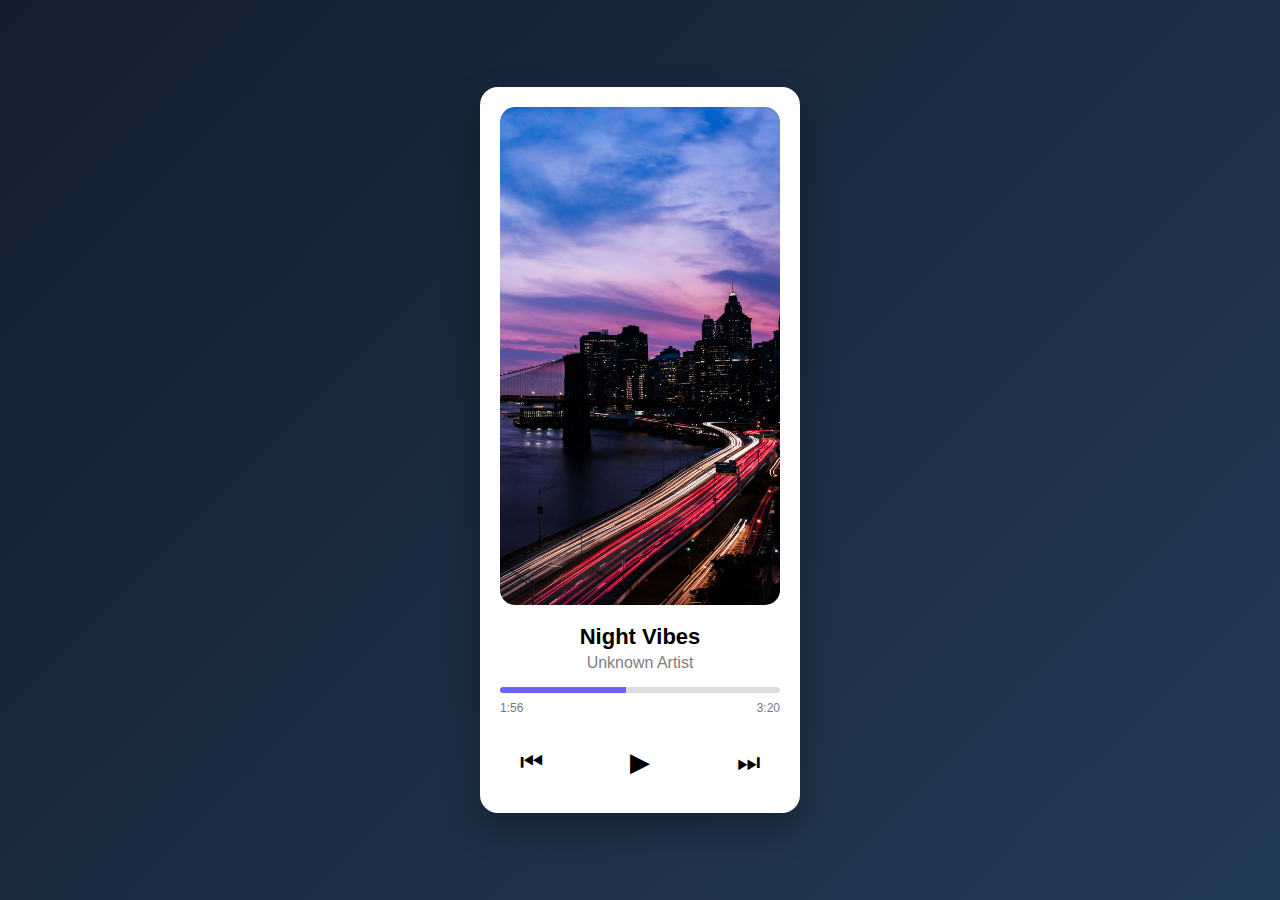
<file: index.html>
<!DOCTYPE html>
<html lang="en">
<head>
  <meta charset="UTF-8">
  <title>Simple Music UI</title>
  <link rel="stylesheet" href="style.css">
</head>
<body>

  <div class="music-card">
    <img src="night vibes.webp" alt="Album" class="cover">

    <h2>Night Vibes</h2>
    <p>Unknown Artist</p>

    <div class="progress-box">
      <div class="progress"></div>
    </div>

    <div class="time">
      <span>1:56</span>
      <span>3:20</span>
    </div>

    <div class="controls">
      <button>⏮</button>
      <button class="play">▶</button>
      <button>⏭</button>
    </div>
  </div>

</body>
</html>
</file>
<file: style.css>
* {
  margin: 0;
  padding: 0;
  box-sizing: border-box;
  font-family: "Segoe UI", sans-serif;
}

body {
  height: 100vh;
  background: linear-gradient(135deg, #141e30, #243b55);
  display: flex;
  justify-content: center;
  align-items: center;
}

.music-card {
  width: 320px;
  background: #ffffff;
  padding: 20px;
  border-radius: 18px;
  text-align: center;
  box-shadow: 0 15px 35px rgba(0,0,0,0.3);
}

.cover {
  width: 100%;
  border-radius: 15px;
  margin-bottom: 15px;
}

h2 {
  font-size: 22px;
  margin-bottom: 4px;
}

p {
  color: gray;
  margin-bottom: 15px;
}

.progress-box {
  width: 100%;
  height: 6px;
  background: #ddd;
  border-radius: 10px;
  overflow: hidden;
}

.progress {
  width: 45%;
  height: 100%;
  background: #6c63ff;
}

.time {
  display: flex;
  justify-content: space-between;
  font-size: 12px;
  color: #777;
  margin: 8px 0 18px;
}

.controls {
  display: flex;
  justify-content: space-between;
  align-items: center;
  padding: 0 20px;
}

.controls button {
  background: white;
  border: none;
  font-size: 26px;
  cursor: pointer;
}

.play {
  background: #000000;
  color: rgb(0, 0, 0);
  width: 60px;
  height: 60px;
  border-radius: 50%;
  font-size: 22px;
  display: flex;
  align-items: center;
  justify-content: center;
}
</file>
